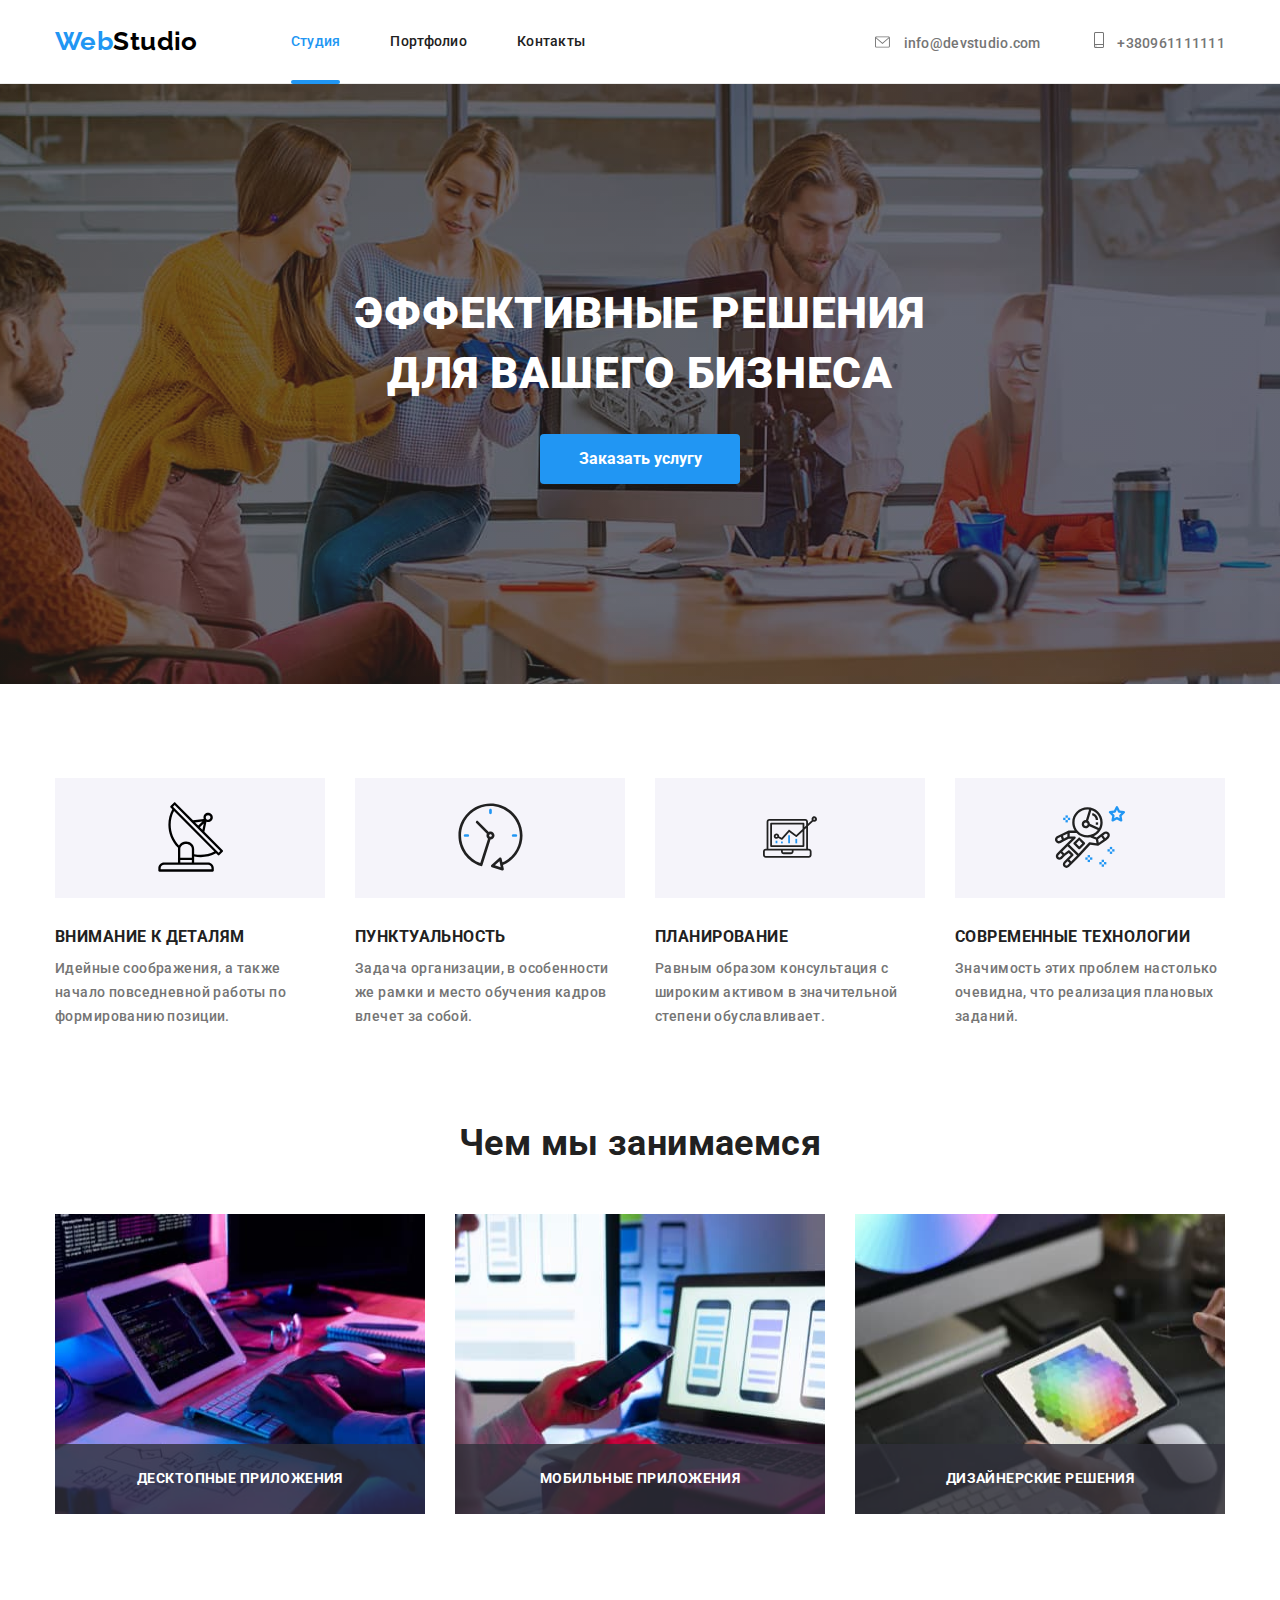
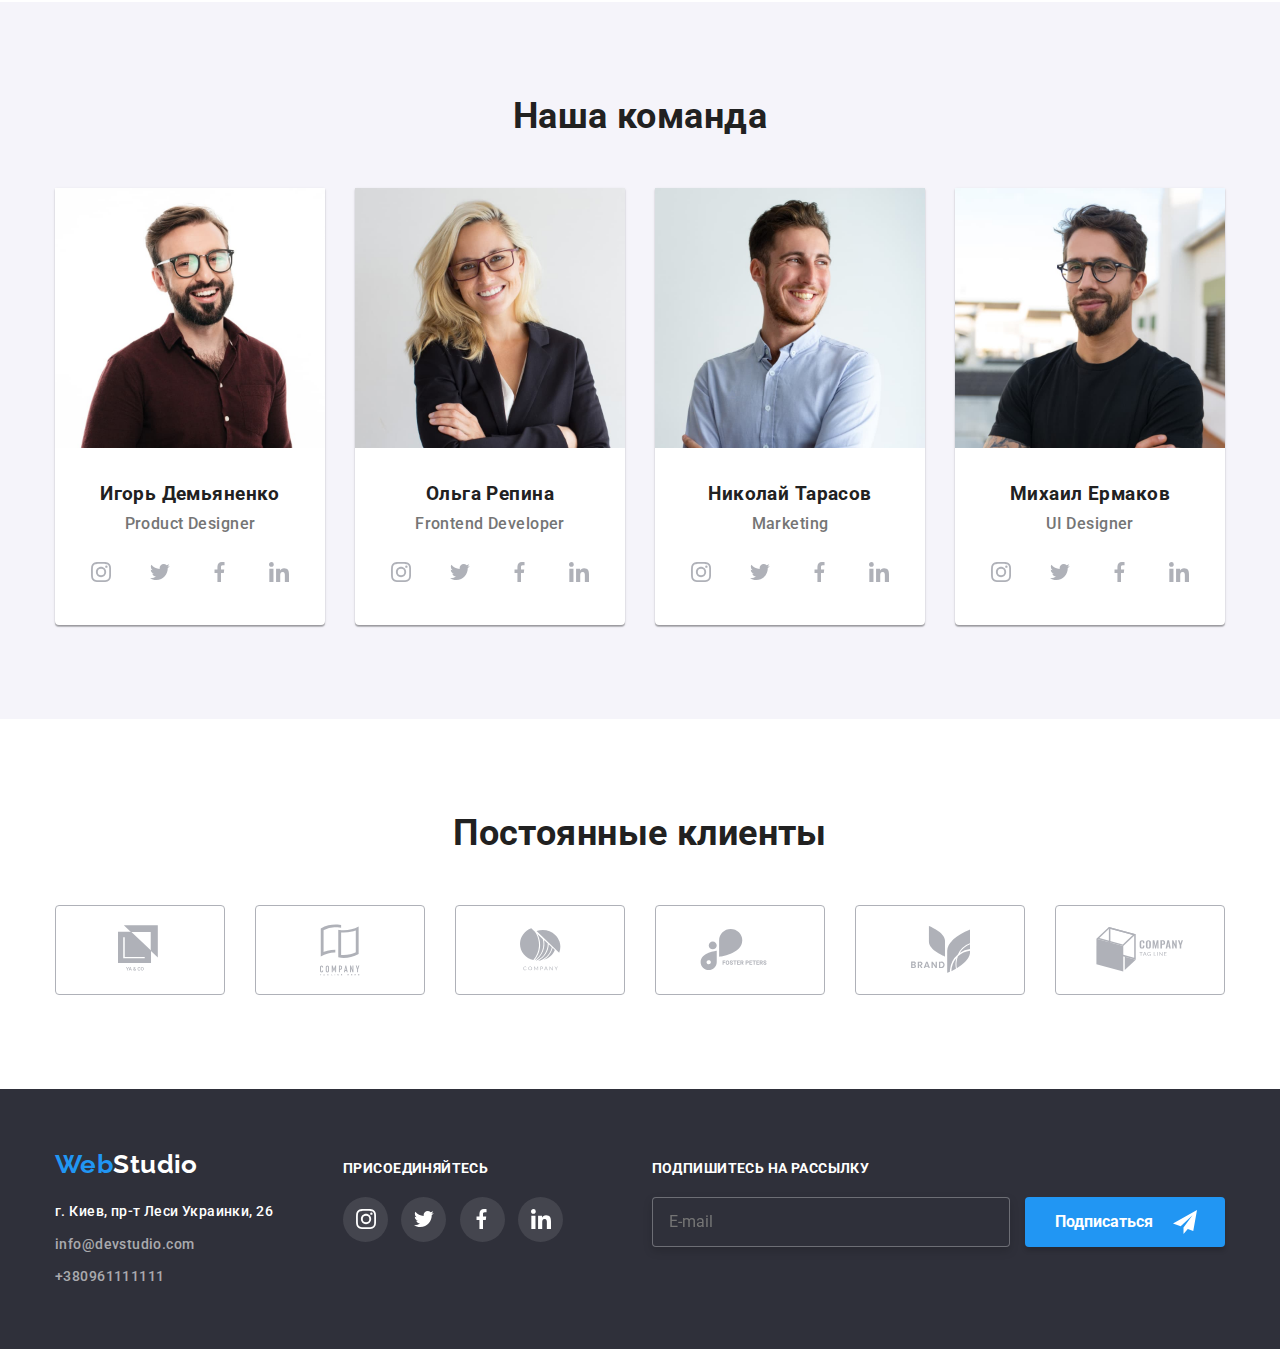
<file: index.html>
<!DOCTYPE html>
<html lang="ru">
  <head>
    <meta charset="UTF-8" />
    <meta name="viewport" content="width=device-width, initial-scale=1.0" />
    <title>Студия</title>
    <link rel="preconnect" href="https://fonts.gstatic.com" />
    <link
      href="https://fonts.googleapis.com/css2?family=Raleway:wght@700&family=Roboto:wght@500;700;900&display=swap"
      rel="stylesheet"
    />
    <link rel="stylesheet" type="text/css" href="css/normalize.css" />
    <link rel="stylesheet" type="text/css" href="css/styles.css" />
    <link rel="preconnect" href="https://fonts.gstatic.com" />
  </head>
  <body>
    <!-- <div class="container"> -->
    <header>
      <div class="container header-container">
        <nav class="nav-conteiner">
          <!--Логотип-->
          <a
            href="./index.html"
            aria-label="Ведет на гравную страницу"
            lang="en"
            class="logo"
          >
            <span class="logo-web">Web</span>Studio
          </a>
          <!--Навигация-->
          <ul class="link-list">
            <li class="nav-link">
              <a
                href="./index.html"
                aria-label="Ссылка на страницу студии"
                class="nav current"
              >
                Студия
              </a>
            </li>

            <li class="nav-link">
              <a
                href="./portfolio.html"
                aria-label="Ссылка на страницу портфолио"
                class="nav"
              >
                Портфолио
              </a>
            </li>
            <li class="nav-link">
              <a href="#" aria-label="Ссылка на страницу контактов" class="nav">
                Контакты
              </a>
            </li>
          </ul>
        </nav>
        <address class="address-container">
          <ul>
            <li class="address-link">
              <a
                href="mailto:info@devstudio.com"
                class="address nav-link"
                aria-label="Написать на имейл"
              >
                <svg class="contact-icon" width="15px" height="12px">
                  <use href="./images/symbol-defs.svg#icon-mail"></use>
                </svg>
                info@devstudio.com</a
              >
            </li>
            <li class="address-link">
              <a
                href="tel:+380961111111"
                class="address nav-link"
                aria-label="Позвонить на мобильный"
              >
                <svg class="contact-icon" width="10px" height="16px">
                  <use href="./images/symbol-defs.svg#icon-smartphone"></use>
                </svg>
                +380961111111</a
              >
            </li>
          </ul>
        </address>
      </div>
    </header>
    <!--Герой-->
    <main>
      <section class="hero-box">
        <div class="hero-position">
          <h1 class="hero">
            Эффективные решения <br />
            для вашего бизнеса
          </h1>
          <button class="button" data-modal-open>Заказать услугу</button>
          <div class="backdrop is-hidden" data-modal>
            <div class="modal">
              <button class="modal-close" data-modal-close>
                <svg class="icon-close" width="11" height="11">
                  <use href="./images/symbol-defs.svg#icon-close"></use>
                </svg>
              </button>
              <form name="contact-form" autocomplete="on" class="contact-form">
                <h2>Оставьте свои данные, мы вам перезвоним</h2>
                <ul>
                  <li>
                    <div class="form-label">
                      <label for="user-name">
                        <span class="form-text">Имя</span>

                        <input
                          class="form-input"
                          type="text"
                          name="user-name"
                          id="user-name"
                        />
                        <svg class="form-icon" width="15" height="15">
                          <use
                            href="./images/symbol-defs.svg#icon-person"
                          ></use>
                        </svg>
                      </label>
                    </div>
                  </li>

                  <li>
                    <div class="form-label">
                      <label for="phone_number">
                        <span class="form-text">Телефон</span>

                        <input
                          class="form-input"
                          type="tel"
                          name="phone_number"
                          id="phone_number"
                        />
                        <svg class="form-icon" width="15" height="15">
                          <use
                            href="./images/symbol-defs.svg#icon-telefone"
                          ></use>
                        </svg>
                      </label>
                    </div>
                  </li>
                  <li>
                    <div class="form-label">
                      <label for="email">
                        <span class="form-text">Почта</span>

                        <input
                          class="form-input"
                          type="email"
                          name="email"
                          id="email"
                        />
                        <svg class="form-icon" width="15" height="15">
                          <use href="./images/symbol-defs.svg#icon-email"></use>
                        </svg>
                      </label>
                    </div>
                  </li>

                  <li>
                    <label for="feedback" class="feedback">
                      <span class="form-text">Комментарий</span>
                      <textarea
                        class="form-input"
                        name="feedback"
                        id="feedback"
                        cols="30"
                        rows="10"
                        placeholder="Введите текст"
                      ></textarea>
                    </label>
                  </li>
                </ul>
                <label for="agreement" class="agreement">
                  <input
                    class="agreement-check visually-hidden"
                    type="checkbox"
                    name="agreement"
                    id="agreement"
                  />
                  <svg class="icon-not-check" width="15" height="15">
                    <use href="./images/symbol-defs.svg#icon-not-check"></use>
                  </svg>
                  <svg class="icon-check" width="15" height="15">
                    <use href="./images/symbol-defs.svg#icon-check"></use>
                  </svg>
                  <span class="agreement-text">
                    Соглашаюсь с рассылкой и принимаю
                    <a href="#"> Условия договора</a>
                  </span>
                </label>
                <button type="submit" class="submit-form">Отправить</button>
              </form>
            </div>
          </div>
        </div>
      </section>
      <!--О компании-->
      <section class="section-company">
        <div class="container">
          <!--Скроется-->
          <h2 class="visually-hidden">Преимущества компании</h2>
          <ul class="company-list">
            <li class="block-company">
              <button class="icon-box">
                <svg class="company-icon" width="65px" height="70px">
                  <use href="./images/symbol-defs.svg#icon-sputnik"></use>
                </svg>
              </button>
              <h3 class="advantage-title">Внимание к деталям</h3>
              <p class="advantage-text">
                Идейные соображения, а также начало повседневной работы по
                формированию позиции.
              </p>
            </li>
            <li class="block-company">
              <button class="icon-box">
                <svg class="company-icon" width="67px" height="70px">
                  <use href="./images/symbol-defs.svg#icon-clock"></use>
                </svg>
              </button>
              <h3 class="advantage-title">Пунктуальность</h3>
              <p class="advantage-text">
                Задача организации, в особенности же рамки и место обучения
                кадров влечет за собой.
              </p>
            </li>
            <li class="block-company">
              <button class="icon-box">
                <svg class="company-icon" width="70px" height="54px">
                  <use href="./images/symbol-defs.svg#icon-diagram"></use>
                </svg>
              </button>
              <h3 class="advantage-title">Планирование</h3>
              <p class="advantage-text">
                Равным образом консультация с широким активом в значительной
                степени обуславливает.
              </p>
            </li>
            <li class="block-company">
              <button class="icon-box">
                <svg class="company-icon" width="70px" height="70px">
                  <use href="./images/symbol-defs.svg#icon-astronaut"></use>
                </svg>
              </button>
              <h3 class="advantage-title">Современные технологии</h3>
              <p class="advantage-text">
                Значимость этих проблем настолько очевидна, что реализация
                плановых заданий.
              </p>
            </li>
          </ul>
        </div>
      </section>
      <!--Блок услуги-->
      <section class="service-box">
        <div class="container">
          <h2 class="post-headings">Чем мы занимаемся</h2>
          <ul class="section-service">
            <li class="service-list">
              <a
                href="#"
                aria-label="Открывает страницу с описанием услуг"
                class="service-link"
              >
                <img
                  width="370"
                  height="300"
                  src="./images/img1.jpg"
                  alt="Человек програмирует"
                />
                <div class="service-modal">Десктопные приложения</div>
              </a>
            </li>
            <li class="service-list">
              <a
                href="#"
                aria-label="Открывает страницу с описанием услуг"
                class="service-link"
              >
                <img
                  width="370"
                  height="300"
                  src="./images/img2.jpg"
                  alt="Человек делает макет дизайна"
                />
                <div class="service-modal">Мобильные приложения</div>
              </a>
            </li>
            <li class="service-list">
              <a
                href="#"
                aria-label="Открывает страницу с описанием услуг"
                class="service-link"
              >
                <img
                  width="370"
                  height="300"
                  src="./images/img3.jpg"
                  alt="Человек выбирает цвет"
                />
                <div class="service-modal">Дизайнерские решения</div>
              </a>
            </li>
          </ul>
        </div>
      </section>
      <!--Команда-->
      <section class="command-section">
        <div class="container">
          <h2>Наша команда</h2>
          <ul class="command-box">
            <li class="command-people">
              <img
                width="270"
                height="260"
                src="./images/human1.jpg"
                alt="Мужчина в бордовой рубашке"
              />
              <h3 class="command-name">Игорь Демьяненко</h3>
              <p class="command-position" lang="en">Product Designer</p>
              <ul class="social-box">
                <li class="social">
                  <a href="https://www.instagram.com/" class="social-link">
                    <svg class="link-icon">
                      <use href="./images/symbol-defs.svg#icon-instagram"></use>
                    </svg>
                  </a>
                </li>
                <li class="social">
                  <a href="https://twitter.com/?lang=uk" class="social-link">
                    <svg class="link-icon">
                      <use href="./images/symbol-defs.svg#icon-twitter"></use>
                    </svg>
                  </a>
                </li>
                <li class="social">
                  <a href="https://www.facebook.com/" class="social-link">
                    <svg class="link-icon">
                      <use href="./images/symbol-defs.svg#icon-facebook"></use>
                    </svg>
                  </a>
                </li>
                <li class="social">
                  <a href="https://www.linkedin.com/" class="social-link">
                    <svg class="link-icon">
                      <use href="./images/symbol-defs.svg#icon-linkedin"></use>
                    </svg>
                  </a>
                </li>
              </ul>
            </li>
            <li class="command-people">
              <img
                width="270"
                height="260"
                src="./images/human2.jpg"
                alt="Женщина в черном пиджаке"
              />
              <h3 class="command-name">Ольга Репина</h3>
              <p class="command-position" lang="en">Frontend Developer</p>
              <ul class="social-box">
                <li class="social">
                  <a href="https://www.instagram.com/" class="social-link">
                    <svg class="link-icon">
                      <use href="./images/symbol-defs.svg#icon-instagram"></use>
                    </svg>
                  </a>
                </li>
                <li class="social">
                  <a href="https://twitter.com/?lang=uk" class="social-link">
                    <svg class="link-icon">
                      <use href="./images/symbol-defs.svg#icon-twitter"></use>
                    </svg>
                  </a>
                </li>
                <li class="social">
                  <a href="https://www.facebook.com/" class="social-link">
                    <svg class="link-icon">
                      <use href="./images/symbol-defs.svg#icon-facebook"></use>
                    </svg>
                  </a>
                </li>
                <li class="social">
                  <a href="https://www.linkedin.com/" class="social-link">
                    <svg class="link-icon">
                      <use href="./images/symbol-defs.svg#icon-linkedin"></use>
                    </svg>
                  </a>
                </li>
              </ul>
            </li>
            <li class="command-people">
              <img
                width="270"
                height="260"
                src="./images/human3.jpg"
                alt="Мужчина в белой рубашке"
              />
              <h3 class="command-name">Николай Тарасов</h3>
              <p class="command-position" lang="en">Marketing</p>
              <ul class="social-box">
                <li class="social">
                  <a href="https://www.instagram.com/" class="social-link">
                    <svg class="link-icon">
                      <use href="./images/symbol-defs.svg#icon-instagram"></use>
                    </svg>
                  </a>
                </li>
                <li class="social">
                  <a href="https://twitter.com/?lang=uk" class="social-link">
                    <svg class="link-icon">
                      <use href="./images/symbol-defs.svg#icon-twitter"></use>
                    </svg>
                  </a>
                </li>
                <li class="social">
                  <a href="https://www.facebook.com/" class="social-link">
                    <svg class="link-icon">
                      <use href="./images/symbol-defs.svg#icon-facebook"></use>
                    </svg>
                  </a>
                </li>
                <li class="social">
                  <a href="https://www.linkedin.com/" class="social-link">
                    <svg class="link-icon">
                      <use href="./images/symbol-defs.svg#icon-linkedin"></use>
                    </svg>
                  </a>
                </li>
              </ul>
            </li>
            <li class="command-people">
              <img
                width="270"
                height="260"
                src="./images/human4.jpg"
                alt="Мужчина в черной футболке"
              />
              <h3 class="command-name">Михаил Ермаков</h3>
              <p class="command-position" lang="en">UI Designer</p>
              <ul class="social-box">
                <li class="social">
                  <a href="https://www.instagram.com/" class="social-link">
                    <svg class="link-icon">
                      <use href="./images/symbol-defs.svg#icon-instagram"></use>
                    </svg>
                  </a>
                </li>
                <li class="social">
                  <a href="https://twitter.com/?lang=uk" class="social-link">
                    <svg class="link-icon">
                      <use href="./images/symbol-defs.svg#icon-twitter"></use>
                    </svg>
                  </a>
                </li>
                <li class="social">
                  <a href="https://www.facebook.com/" class="social-link">
                    <svg class="link-icon">
                      <use href="./images/symbol-defs.svg#icon-facebook"></use>
                    </svg>
                  </a>
                </li>
                <li class="social">
                  <a href="https://www.linkedin.com/" class="social-link">
                    <svg class="link-icon">
                      <use href="./images/symbol-defs.svg#icon-linkedin"></use>
                    </svg>
                  </a>
                </li>
              </ul>
            </li>
          </ul>
        </div>
      </section>
      <!-- Логотипы компаний -->
      <section class="client">
        <h2>Постоянные клиенты</h2>
        <ul class="client-box">
          <li class="client-icon">
            <a href="" class="client-link">
              <svg class="logo-icon" width="44px" height="49px">
                <use href="./images/symbol-defs.svg#icon-logo-1"></use>
              </svg>
            </a>
          </li>
          <li class="client-icon">
            <a href="" class="client-link">
              <svg class="logo-icon" width="40px" height="52px">
                <use href="./images/symbol-defs.svg#icon-logo-2"></use>
              </svg>
            </a>
          </li>
          <li class="client-icon">
            <a href="" class="client-link">
              <svg class="logo-icon" width="41px" height="43px">
                <use href="./images/symbol-defs.svg#icon-logo-3"></use>
              </svg>
            </a>
          </li>
          <li class="client-icon">
            <a href="" class="client-link">
              <svg class="logo-icon" width="80px" height="42px">
                <use href="./images/symbol-defs.svg#icon-logo-4"></use>
              </svg>
            </a>
          </li>
          <li class="client-icon">
            <a href="" class="client-link">
              <svg class="logo-icon" width="59px" height="47px">
                <use href="./images/symbol-defs.svg#icon-logo-5"></use>
              </svg>
            </a>
          </li>
          <li class="client-icon">
            <a href="" class="client-link">
              <svg class="logo-icon" width="88px" height="45px">
                <use href="./images/symbol-defs.svg#icon-logo-6"></use>
              </svg>
            </a>
          </li>
        </ul>
      </section>
    </main>
    <!--Подвал-->
    <footer class="footer">
      <div class="container footer-container">
        <div class="footer-box">
          <!--Логотип-->
          <a
            href="./index.html"
            aria-label="Ведет на гравную страницу"
            lang="en"
            class="logo"
          >
            <span class="logo-web">Web</span>Studio
          </a>
          <address>
            <ul>
              <li class="footer-address">г. Киев, пр-т Леси Украинки, 26</li>
              <li>
                <a
                  href="mailto:info@devstudio.com"
                  aria-label="Написать на имейл"
                  class="footer-contacts mail"
                >
                  info@devstudio.com</a
                >
              </li>
              <li>
                <a
                  href="tel:+380961111111"
                  aria-label="Позвонить на мобильный"
                  class="footer-contacts"
                >
                  +380961111111</a
                >
              </li>
            </ul>
          </address>
        </div>
        <div class="footer-social">
          <h2>присоединяйтесь</h2>
          <ul>
            <li class="social">
              <a href="https://www.instagram.com/" class="social-link">
                <svg class="link-icon">
                  <use href="./images/symbol-defs.svg#icon-instagram"></use>
                </svg>
              </a>
            </li>
            <li class="social">
              <a href="https://twitter.com/?lang=uk" class="social-link">
                <svg class="link-icon">
                  <use href="./images/symbol-defs.svg#icon-twitter"></use>
                </svg>
              </a>
            </li>
            <li class="social">
              <a href="https://www.facebook.com/" class="social-link">
                <svg class="link-icon">
                  <use href="./images/symbol-defs.svg#icon-facebook"></use>
                </svg>
              </a>
            </li>
            <li class="social">
              <a href="https://www.linkedin.com/" class="social-link">
                <svg class="link-icon">
                  <use href="./images/symbol-defs.svg#icon-linkedin"></use>
                </svg>
              </a>
            </li>
          </ul>
        </div>
        <form name="mail-form" class="mail-form" autocomplete="on">
          <h2>Подпишитесь на рассылку</h2>
          <label class="mail-label">
            <input
              type="email"
              name="email"
              placeholder="E-mail"
              class="mail-input"
            />
          </label>
          <button type="submit" class="mail-send">
            Подписаться
            <svg class="mail-icon">
              <use href="./images/symbol-defs.svg#icon-send"></use>
            </svg>
          </button>
        </form>
      </div>
    </footer>
    <script src="./js/modal.js"></script>
  </body>
</html>
</file>
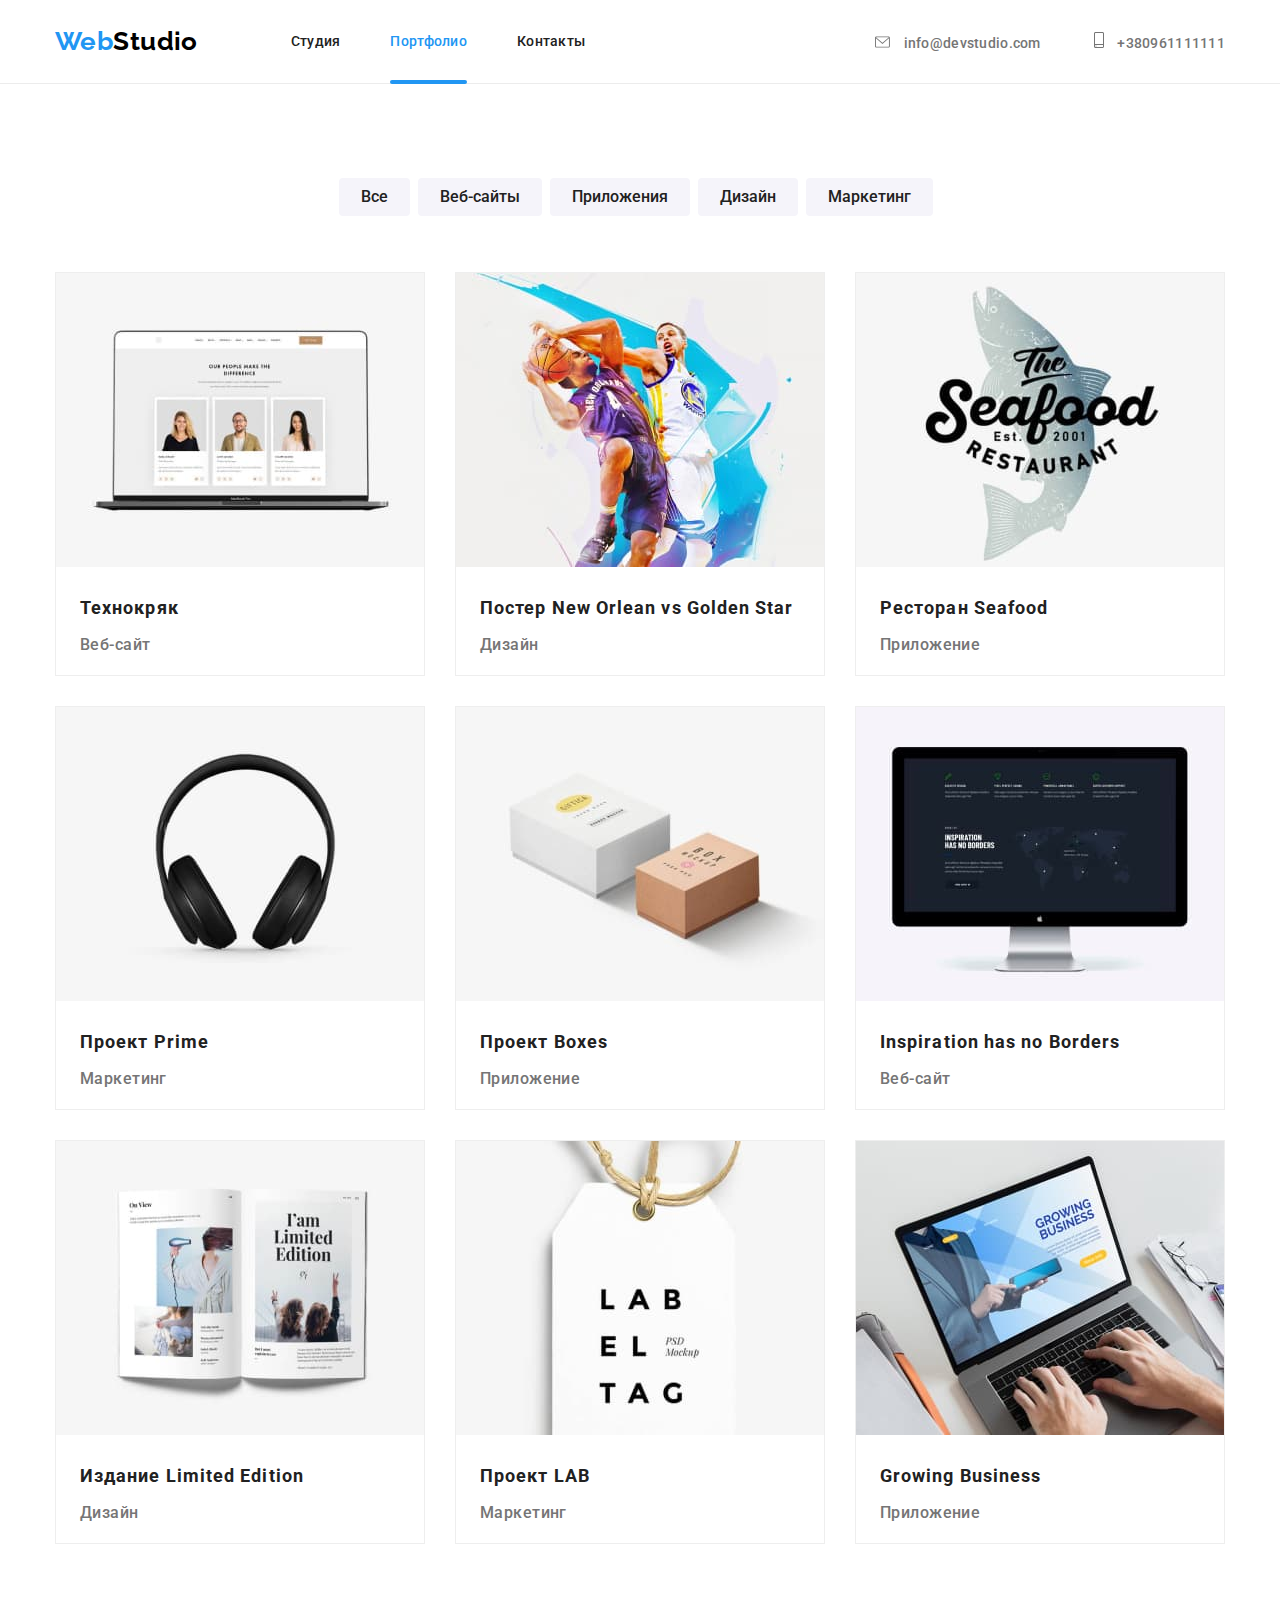
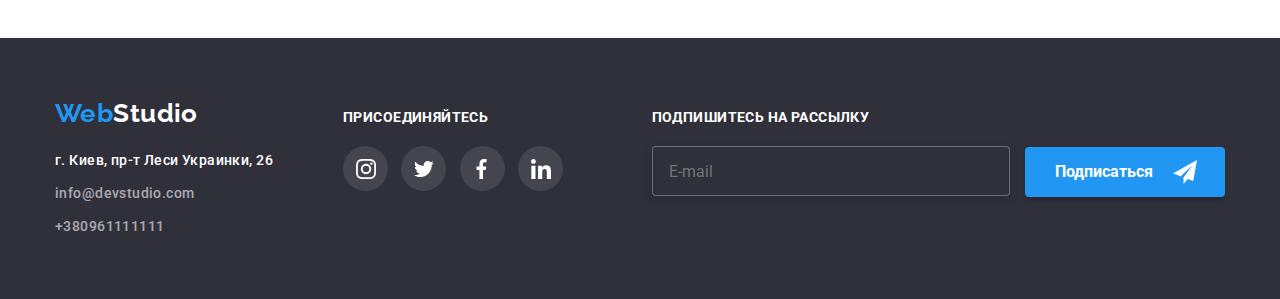
<file: portfolio.html>
<!DOCTYPE html>
<html lang="ru">
  <head>
    <meta charset="UTF-8" />
    <meta name="viewport" content="width=device-width, initial-scale=1.0" />
    <title>Портфолио</title>
    <link rel="preconnect" href="https://fonts.gstatic.com" />
    <link
      href="https://fonts.googleapis.com/css2?family=Raleway:wght@700&family=Roboto:wght@500;700;900&display=swap"
      rel="stylesheet"
    />
    <link rel="stylesheet" type="text/css" href="css/normalize.css" />
    <link rel="stylesheet" type="text/css" href="css/styles.css" />
    <link rel="preconnect" href="https://fonts.gstatic.com" />
  </head>
  <body>
    <header>
      <div class="container header-container">
        <nav class="nav-conteiner">
          <!--Логотип-->
          <a
            href="./index.html"
            aria-label="Ведет на гравную страницу"
            lang="en"
            class="logo"
          >
            <span class="logo-web">Web</span>Studio
          </a>
          <!--Навигация-->
          <ul class="link-list">
            <li class="nav-link cursor">
              <a
                href="./index.html"
                aria-label="Ссылка на страницу студии"
                class="nav"
              >
                Студия
              </a>
            </li>
            <li class="nav-link cursor">
              <a
                href="./portfolio.html"
                aria-label="Ссылка на страницу портфолио"
                class="nav current"
              >
                Портфолио
              </a>
            </li>
            <li class="nav-link cursor">
              <a href="#" aria-label="Ссылка на страницу контактов" class="nav">
                Контакты
              </a>
            </li>
          </ul>
        </nav>
        <address class="address-container">
          <ul>
            <li class="address-link">
              <a
                href="mailto:info@devstudio.com"
                aria-label="Написать на имейл"
                class="address nav-link"
              >
                <svg class="contact-icon" width="15px" height="12px">
                  <use href="./images/symbol-defs.svg#icon-mail"></use>
                </svg>
                info@devstudio.com</a
              >
            </li>
            <li class="address-link">
              <a
                href="tel:+380961111111"
                aria-label="Позвонить на мобильный"
                class="address nav-link"
              >
                <svg class="contact-icon" width="10px" height="16px">
                  <use href="./images/symbol-defs.svg#icon-smartphone"></use>
                </svg>
                +380961111111</a
              >
            </li>
          </ul>
        </address>
      </div>
    </header>
    <main>
      <section class="section-product">
        <div class="container">
          <h1 class="visually-hidden">Портфолио</h1>
          <!--Кнопки фильтра-->
          <ul class="button-filter">
            <li>
              <button type="button" class="filter cursor">Все</button>
            </li>
            <li>
              <button type="button" class="filter cursor">Веб-сайты</button>
            </li>
            <li>
              <button type="button" class="filter cursor">Приложения</button>
            </li>
            <li>
              <button type="button" class="filter cursor">Дизайн</button>
            </li>
            <li>
              <button type="button" class="filter cursor">Маркетинг</button>
            </li>
          </ul>
          <!--Портфолио проектов-->
          <ul class="portfolio-box">
            <li class="portfolio-product">
              <a href="#" class="product">
                <div class="overley-box">
                  <img
                    src="./images/img-tehnocr.jpg"
                    width="370"
                    height="294"
                    alt="Ноутбук"
                  />
                  <div class="product-overley">
                    Технокряк это современная площадка распространения
                    коронавируса. Компании используют эту платформу для
                    цифрового шпионажа и атак на защищённые сервера конкурентов.
                  </div>
                </div>
                <div class="product-box">
                  <h3 class="product-title">Технокряк</h3>
                  <p class="product-text">Веб-сайт</p>
                </div>
              </a>
            </li>
            <li class="portfolio-product">
              <a href="#" class="product">
                <div class="overley-box">
                  <img
                    src="./images/img-poster.jpg"
                    width="370"
                    height="294"
                    alt="Баскетболисты с мячом"
                  />
                  <div class="product-overley">
                    Технокряк это современная площадка распространения
                    коронавируса. Компании используют эту платформу для
                    цифрового шпионажа и атак на защищённые сервера конкурентов.
                  </div>
                </div>
                <div class="product-box">
                  <h3 class="product-title">
                    Постер <span lang="en">New Orlean vs Golden Star</span>
                  </h3>
                  <p class="product-text">Дизайн</p>
                </div>
              </a>
            </li>
            <li class="portfolio-product">
              <a href="#" class="product">
                <div class="overley-box">
                  <img
                    src="./images/img-restor.jpg"
                    width="370"
                    height="294"
                    alt="Приложение для ресторана"
                  />
                  <div class="product-overley">
                    Технокряк это современная площадка распространения
                    коронавируса. Компании используют эту платформу для
                    цифрового шпионажа и атак на защищённые сервера конкурентов.
                  </div>
                </div>
                <div class="product-box">
                  <h3 class="product-title">
                    Ресторан <span lang="en">Seafood</span>
                  </h3>
                  <p class="product-text">Приложение</p>
                </div>
              </a>
            </li>
            <li class="portfolio-product">
              <a href="#" class="product">
                <div class="overley-box">
                  <img
                    src="./images/img-prime.jpg"
                    width="370"
                    height="294"
                    alt="Студийные наушники"
                  />
                  <div class="product-overley">
                    Технокряк это современная площадка распространения
                    коронавируса. Компании используют эту платформу для
                    цифрового шпионажа и атак на защищённые сервера конкурентов.
                  </div>
                </div>
                <div class="product-box">
                  <h3 class="product-title">
                    Проект <span lang="en">Prime</span>
                  </h3>
                  <p class="product-text">Маркетинг</p>
                </div>
              </a>
            </li>
            <li class="portfolio-product">
              <a href="#" class="product">
                <div class="overley-box">
                  <img
                    src="./images/img-box.jpg"
                    width="370"
                    height="294"
                    alt="Две коробки"
                  />
                  <div class="product-overley">
                    Технокряк это современная площадка распространения
                    коронавируса. Компании используют эту платформу для
                    цифрового шпионажа и атак на защищённые сервера конкурентов.
                  </div>
                </div>
                <div class="product-box">
                  <h3 class="product-title">
                    Проект <span lang="en">Boxes</span>
                  </h3>
                  <p class="product-text">Приложение</p>
                </div>
              </a>
            </li>
            <li class="portfolio-product">
              <a href="#" class="product">
                <div class="overley-box">
                  <img
                    src="./images/img-border.jpg"
                    width="370"
                    height="294"
                    alt="Монитор компьютера"
                  />
                  <div class="product-overley">
                    Технокряк это современная площадка распространения
                    коронавируса. Компании используют эту платформу для
                    цифрового шпионажа и атак на защищённые сервера конкурентов.
                  </div>
                </div>
                <div class="product-box">
                  <h3 class="product-title" lang="en">
                    Inspiration has no Borders
                  </h3>
                  <p class="product-text">Веб-сайт</p>
                </div>
              </a>
            </li>
            <li class="portfolio-product">
              <a href="#" class="product">
                <div class="overley-box">
                  <img
                    src="./images/img-edition.jpg"
                    width="370"
                    height="294"
                    alt="Разворот книги"
                  />
                  <div class="product-overley">
                    Технокряк это современная площадка распространения
                    коронавируса. Компании используют эту платформу для
                    цифрового шпионажа и атак на защищённые сервера конкурентов.
                  </div>
                </div>
                <div class="product-box">
                  <h3 class="product-title">
                    Издание <span lang="en">Limited Edition</span>
                  </h3>
                  <p class="product-text">Дизайн</p>
                </div>
              </a>
            </li>
            <li class="portfolio-product">
              <a href="#" class="product">
                <div class="overley-box">
                  <img
                    src="./images/img-lab.jpg"
                    width="370"
                    height="294"
                    alt="Бумажная этикетка"
                  />
                  <div class="product-overley">
                    Технокряк это современная площадка распространения
                    коронавируса. Компании используют эту платформу для
                    цифрового шпионажа и атак на защищённые сервера конкурентов.
                  </div>
                </div>
                <div class="product-box">
                  <h3 class="product-title">
                    Проект <span lang="en">LAB</span>
                  </h3>
                  <p class="product-text">Маркетинг</p>
                </div>
              </a>
            </li>
            <li class="portfolio-product">
              <a href="#" class="product">
                <div class="overley-box">
                  <img
                    src="./images/img-busines.jpg"
                    width="370"
                    height="294"
                    alt="Печатают на ноутбуке"
                  />
                  <div class="product-overley">
                    Технокряк это современная площадка распространения
                    коронавируса. Компании используют эту платформу для
                    цифрового шпионажа и атак на защищённые сервера конкурентов.
                  </div>
                </div>
                <div class="product-box">
                  <h3 class="product-title" lang="en">Growing Business</h3>
                  <p class="product-text">Приложение</p>
                </div>
              </a>
            </li>
          </ul>
        </div>
      </section>
    </main>
    <!--Подвал-->
    <footer class="footer">
      <div class="container footer-container">
        <div class="footer-box">
          <!--Логотип-->
          <a
            href="./index.html"
            aria-label="Ведет на гравную страницу"
            lang="en"
            class="logo"
          >
            <span class="logo-web">Web</span>Studio
          </a>
          <address>
            <ul>
              <li class="footer-address">г. Киев, пр-т Леси Украинки, 26</li>
              <li>
                <a
                  href="mailto:info@devstudio.com"
                  aria-label="Написать на имейл"
                  class="footer-contacts mail"
                >
                  info@devstudio.com</a
                >
              </li>
              <li>
                <a
                  href="tel:+380961111111"
                  aria-label="Позвонить на мобильный"
                  class="footer-contacts"
                >
                  +380961111111</a
                >
              </li>
            </ul>
          </address>
        </div>
        <div class="footer-social">
          <h2>присоединяйтесь</h2>
          <ul>
            <li class="social">
              <a href="https://www.instagram.com/" class="social-link">
                <svg class="link-icon">
                  <use href="./images/symbol-defs.svg#icon-instagram"></use>
                </svg>
              </a>
            </li>
            <li class="social">
              <a href="https://twitter.com/?lang=uk" class="social-link">
                <svg class="link-icon">
                  <use href="./images/symbol-defs.svg#icon-twitter"></use>
                </svg>
              </a>
            </li>
            <li class="social">
              <a href="https://www.facebook.com/" class="social-link">
                <svg class="link-icon">
                  <use href="./images/symbol-defs.svg#icon-facebook"></use>
                </svg>
              </a>
            </li>
            <li class="social">
              <a href="https://www.linkedin.com/" class="social-link">
                <svg class="link-icon">
                  <use href="./images/symbol-defs.svg#icon-linkedin"></use>
                </svg>
              </a>
            </li>
          </ul>
        </div>
        <form name="mail-form" class="mail-form" autocomplete="on">
          <h2>Подпишитесь на рассылку</h2>
          <label class="mail-label">
            <input
              type="email"
              name="email"
              placeholder="E-mail"
              class="mail-input"
            />
          </label>
          <button type="submit" class="mail-send">
            Подписаться
            <svg class="mail-icon">
              <use href="./images/symbol-defs.svg#icon-send"></use>
            </svg>
          </button>
        </form>
      </div>
    </footer>
  </body>
</html>
</file>
<file: css/styles.css>
* {
  box-sizing: border-box;
}

body {
  margin: 0 auto;
  padding: 0;

  font-family: "Roboto", sans-serif;
  font-weight: 500;
  font-size: 14px;
  letter-spacing: 0.03em;
}

:root {
  --main-color: #ffffff;
  --main-background-color: #e5e5e5;
  --darck-background-color: #2f303a;
  --command-background-color: #f5f4fa;
  --heading-color: #212121;
  --main-text-color: #757575;
  --accent-color: #2196f3;
  --duration: 250ms;
  --timing-function: cubic-bezier(0.4, 0, 0.2, 1);
}

/* Сбрасывает отступы */
h1,
h2,
h3,
h4,
p,
ul {
  margin: 0;
  padding: 0;
}

a {
  font-family: inherit;
  text-decoration: none;
  font-style: normal;
}

address {
  font-family: inherit;
  font-style: normal;
}

li {
  list-style: none;
}

/* Скрытые заголовки */

.visually-hidden {
  position: absolute;
  clip: rect(0 0 0 0);
  width: 1px;
  height: 1px;
  margin: -1px;
}

/* Подзаголовки */

h2 {
  font-weight: 700;
  font-size: 36px;
  line-height: 1.16;
  text-align: center;
  color: var(--heading-color);
}

/* Общий контейнер */

.container {
  width: 1200px;
  margin-left: auto;
  margin-right: auto;
  padding: 0 15px;
}

/* Списки в строку */

header > li {
  display: inline;
}

/* контейнер верхней панели */

header {
  border-bottom: 1px solid #ececec;
}

.header-container {
  display: flex;
  align-items: center;
}

.nav-conteiner {
  display: flex;
}

/* логотип */
.nav-conteiner .logo {
  display: block;
  padding: 25px 0px;
}

.logo {
  margin-top: 0px;
  margin-right: 93px;
  margin-bottom: 0px;
  font-family: Raleway, sans-serif;
  color: #000000;
  font-weight: 700;
  font-size: 26px;
  line-height: 1.19;
}

.logo-web {
  color: var(--accent-color);
}

/*Навигация */

.nav {
  position: relative;
  display: block;
  padding: 32px 0px;

  color: var(--heading-color);

  line-height: 1.14;
  letter-spacing: 0.02em;
  transition-duration: var(--duration);
  transition-timing-function: var(--timing-function);
}

.nav::after {
  content: "";
  position: absolute;
  left: 0;
  bottom: -2px;

  width: 100%;
  height: 4px;
  background: var(--accent-color);
  border-radius: 2px;
  opacity: 0;
  transition-duration: var(--duration);
  transition-timing-function: var(--timing-function);
}

.nav:hover,
.nav:focus,
.current {
  color: var(--accent-color);
}

.current::after {
  opacity: 1;
}

.nav:hover::after,
.nav:focus::after {
  opacity: 1;
}

.link-list {
  display: flex;
  padding: 0;
  margin: 0;
  align-items: center;
}

.nav-link {
  display: inline-flex;
}

.nav-link:not(:last-child) {
  margin-right: 50px;
}

/* Адрес в навигации */

.address-container {
  display: flex;
  margin-left: auto;
  margin-right: 0;
}

.address-link {
  display: inline-flex;
  align-items: center;
}

.address-link:not(:last-child) {
  margin-right: 50px;
}

.contact-icon {
  fill: currentColor;
  margin-right: 10px;
}

.address:hover,
.address:focus {
  color: var(--accent-color);
  transition-duration: var(--duration);
  transition-timing-function: var(--timing-function);
}

.address {
  display: block;
  padding: 32px 0px;
  letter-spacing: 0.02em;
  color: var(--main-text-color);
}

/* Страница 1 - Index.html */

/* Герой */

.hero-box {
  overflow: hidden;
  background-image: linear-gradient(
      to right,
      rgba(58, 58, 47, 0.4),
      rgba(47, 48, 58, 0.4)
    ),
    url(../images/people.jpg);
  background-color: #c4c4c4;
  background-repeat: no-repeat;
  background-position: center;
  background-size: cover;

  display: block;
  max-width: 1600px;
  height: 600px;
  padding-top: 200px;
  margin-left: auto;
  margin-right: auto;

  color: var(--main-color);
  text-align: center;
  letter-spacing: 0.06em;
}

.hero {
  font-weight: 900;
  font-size: 44px;
  line-height: 1.36;
  text-transform: uppercase;
  margin-bottom: 30px;
}

.hero-box .button {
  background-color: var(--accent-color);
  font-weight: 700;
  font-size: 16px;
  line-height: 1.87;
  text-align: center;
  color: inherit;

  /* Стили кнопки */

  display: inline-block;
  position: inherit;
  width: 200px;
  height: 50px;
  border: none;
  border-radius: 4px;
  padding: 10px;
  cursor: pointer;
}

.backdrop {
  position: fixed;
  z-index: 1;
  /* display: block; */
  top: 0;
  left: 0;
  width: 100%;
  height: 100%;

  opacity: 1;
  background: rgba(0, 0, 0, 0.2);

  transform: scale(1);
  transition-duration: var(--duration);
  transition-timing-function: var(--timing-function);
}

.backdrop.is-hidden {
  visibility: hidden;
  opacity: 0;
  pointer-events: none;
}

.modal {
  position: fixed;
  width: 528px;
  height: 580px;
  top: 50%;
  left: 50%;
  transform: translate(-50%, -50%);

  padding: 40px;

  background-color: #ffffff;
  box-shadow: 0px 1px 3px rgba(0, 0, 0, 0.12), 0px 1px 1px rgba(0, 0, 0, 0.14),
    0px 2px 1px rgba(0, 0, 0, 0.2);
  border-radius: 4px;
}

.modal-close {
  position: absolute;
  top: 8px;
  right: 8px;
  display: block;
  width: 30px;
  height: 30px;

  background: #ffffff;
  border: 1px solid rgba(0, 0, 0, 0.1);
  border-radius: 50%;
  box-sizing: border-box;
  cursor: pointer;
}

.modal-close .icon-close {
  fill: #000000;
}

.modal-close:hover > .icon-close,
.modal-close:focus > .icon-close {
  fill: var(--accent-color);
}
/* Форма заполнения */

.form-input {
  position: relative;
  width: 450px;
  height: 40px;

  padding-left: 42px;

  border: 1px solid rgba(33, 33, 33, 0.2);
  box-sizing: border-box;
  border-radius: 4px;
}

.feedback {
  display: block;
  margin-bottom: 20px;
}

textarea.form-input {
  height: 120px;
  resize: none;
  padding: 12px 16px;
}

.form-input::placeholder {
  font-size: 12px;
  line-height: 14px;
  letter-spacing: 0.01em;

  color: rgba(117, 117, 117, 0.5);
}

.contact-form input:focus,
.contact-form textarea:focus {
  outline: none;
  border-color: var(--accent-color);
}

.form-input:focus ~ .form-icon {
  fill: var(--accent-color);
}

.contact-form h2 {
  margin-bottom: 12px;
  font-size: 20px;
  line-height: 23px;
  text-align: center;
  letter-spacing: 0.03em;

  color: #212121;
}

.form-text {
  display: block;
  margin-bottom: 4px;
  font-size: 12px;
  line-height: 1.17;
  letter-spacing: 0.01em;
  color: #757575;
  text-align: left;
}

.agreement {
  position: relative;
  display: block;
  margin-bottom: 30px;
}

.agreement-check {
  display: block;
  width: 15px;
  height: 15px;
}

.agreement-text {
  font-size: 14px;
  line-height: 1.71;
  letter-spacing: 0.03em;
  color: #757575;
}

.agreement-text a {
  text-decoration: underline;
  color: var(--accent-color);
}

.submit-form {
  width: 200px;
  height: 50px;
  background: var(--accent-color);
  box-shadow: 0px 4px 4px rgba(0, 0, 0, 0.15);
  border: none;
  border-radius: 4px;
  cursor: pointer;

  font-size: 16px;
  line-height: 1.87;
  text-align: center;
  letter-spacing: 0.06em;
  color: #ffffff;
}

.submit-form:hover,
.submit-form:focus {
  background: #188ce8;
}

.form-label {
  position: relative;
  margin-bottom: 10px;
}

.form-icon {
  position: absolute;
  bottom: 14px;
  left: 14px;
  /* transform: translateY(50%); */
}

.icon-not-check,
.agreement-check:checked ~ .icon-check {
  position: absolute;
  top: 4px;
  left: 0;
  display: block;
}

.icon-check,
.agreement-check:checked ~ .icon-not-check {
  display: none;
}

/* Блок преимущества и услуги */

.section-company {
  padding-top: 94px;
  background-color: var(--main-color);
}

.icon-box {
  display: block;
  width: 270px;
  height: 120px;
  margin-bottom: 30px;
  background-color: #f5f4fa;
  border: 0;
}

.company-icon {
  background-position: center;
}

.service-box {
  padding-top: 94px;
  padding-bottom: 94px;
  background-color: var(--main-color);
}
.service-link {
  position: relative;
  display: block;
  width: 370px;
  height: 300px;
  padding: 0;
  margin: 0;
}

.service-modal {
  position: absolute;
  display: block;
  left: 0px;
  bottom: 0px;

  width: 100%;
  height: 70px;
  margin: 0;

  background: rgba(47, 48, 58, 0.8);
  font-weight: bold;

  line-height: 1.14;
  text-align: center;

  text-transform: uppercase;
  padding: 27px 0px;
  color: #ffffff;
}
/* О компании */

.advantage-title {
  font-weight: 700;
  line-height: 1.14;
  text-transform: uppercase;
  color: var(--heading-color);
  margin-bottom: 10px;
}

.advantage-text {
  line-height: 1.71;
  color: var(--main-text-color);
}

/* Позиционирование */

.company-list {
  display: flex;
  padding: 0;
  margin: 0;
}

.block-company {
  display: inline-block;
  width: 270px;
}

.block-company:not(:last-child) {
  margin-right: 30px;
}

/* Чем мы занимаемся */

.section-service {
  display: flex;
  margin-top: 50px;
}

.service-list {
  display: block;
  width: 370px;
  height: 294px;
}

.service-list:not(:last-child) {
  margin-right: 30px;
}

/* Команда */

.command-box {
  font-weight: 500;
  font-size: 16px;
  line-height: 1.18;
  display: flex;
  text-align: center;
  margin-top: 50px;
}

.command-name {
  color: var(--heading-color);
  display: inline-block;
  padding-top: 30px;
  padding-bottom: 10px;
}

.command-position {
  color: var(--main-text-color);
  margin-bottom: 16px;
}

.command-section {
  background-color: var(--command-background-color);
  padding-top: 94px;
  padding-bottom: 94px;
}

.command-people {
  display: block;
  width: 270px;
  background-color: var(--main-color);
  box-shadow: 0px 1px 3px rgba(0, 0, 0, 0.12), 0px 1px 1px rgba(0, 0, 0, 0.14),
    0px 2px 1px rgba(0, 0, 0, 0.2);
  border-radius: 0px 0px 4px 4px;
}

.command-people:not(:last-child) {
  margin-right: 30px;
}

.social {
  display: inline-block;
  border-radius: 50%;
  margin-bottom: 30px;
}

.social:not(:last-child) {
  margin-right: 10px;
}

.social-link {
  display: flex;
  align-items: center;
  justify-content: center;
  width: 45px;
  height: 45px;
  fill: #afb1b8;
  transition-property: background-color;
}

.social-link:hover,
.social-link:focus {
  background-color: var(--accent-color);
  border-radius: 50%;
  fill: var(--main-color);
  transition-duration: var(--duration);
  transition-timing-function: var(--timing-function);
}

.link-icon {
  width: 20px;
  height: 20px;
}

/* Логотипы компаний */

.client {
  display: block;
  padding-top: 94px;
  padding-bottom: 94px;
}

.client > h2 {
  padding-bottom: 50px;
}

.client-box {
  display: flex;
  justify-content: center;
}

.client-icon:not(:last-child) {
  margin-right: 30px;
}

.client-link {
  display: flex;
  align-items: center;
  justify-content: center;
  width: 170px;
  height: 90px;

  border: 1px solid #afb1b8;
  box-sizing: border-box;
  border-radius: 4px;
  fill: #afb1b8;
}

.client-link:hover,
.client-link:focus {
  border-radius: 4px;
  fill: var(--accent-color);
  border-color: var(--accent-color);
  transition-duration: var(--duration);
  transition-timing-function: var(--timing-function);
}

/* Подвал */

.footer {
  background-color: var(--darck-background-color);
  padding-top: 60px;
  padding-bottom: 60px;
}

.footer-container {
  display: flex;
  justify-content: flex-start;
}

.footer-box {
  display: inline-block;
  margin-right: 70px;
  line-height: 1.71;
  font-style: normal;
}

.footer-box .logo {
  color: var(--main-color);
  display: block;
  margin: 0;
  padding-bottom: 20px;
}

.footer-address {
  color: var(--main-color);
}

.footer-address:not(:last-child) {
  padding-bottom: 9px;
}

.footer-contacts {
  color: rgba(255, 255, 255, 0.6);
}

.footer-contacts.mail {
  display: block;
  padding-bottom: 9px;
}

.footer-social {
  display: inline-block;
  margin-top: 12px;
}

footer h2 {
  font-style: normal;
  font-weight: bold;
  font-size: 14px;
  line-height: 1.14;
  text-transform: uppercase;
  text-align: left;
  padding-bottom: 20px;
  color: #ffffff;
}

.footer-social .social-link {
  background: rgba(255, 255, 255, 0.1);
  border-radius: 50%;
  fill: var(--main-color);
}

.footer-social .social-link:hover,
.footer-social .social-link:focus-visible {
  background: var(--accent-color);
  transition-duration: var(--duration);
  transition-timing-function: var(--timing-function);
}

.mail-form {
  display: block;
  margin-top: 12px;
  margin-left: auto;
  margin-right: 0;
}

/* .mail-form > h2 {
  margin: 0;
} */

.mail-label {
  display: inline-block;
  width: 358px;
  height: 50px;
  margin-right: 12px;
}

.mail-input {
  display: inline-block;
  width: inherit;
  height: inherit;
  padding-left: 16px;

  border: 1px solid rgba(255, 255, 255, 0.3);
  box-sizing: border-box;
  filter: drop-shadow(0px 4px 4px rgba(0, 0, 0, 0.15));
  border-radius: 4px;
  background: var(--darck-background-color);
  font-size: 16px;
  line-height: 1.25;
  color: rgba(255, 255, 255, 0.6);
}

.mail-send {
  position: relative;
  display: inline-block;
  width: 200px;
  height: 50px;
  padding-left: 30px;

  background: var(--accent-color);
  box-shadow: 0px 4px 4px rgba(0, 0, 0, 0.15);
  border: none;
  border-radius: 4px;
  cursor: pointer;
  color: #ffffff;
  text-align: left;
  font-weight: bold;
  font-size: 16px;
  line-height: 1.87;
}

.mail-icon {
  position: absolute;
  top: 13px;
  right: 28px;
  display: inline-block;
  width: 24px;
  height: 24px;
}

/* Страница 2 - Portfolio.html */

.section-product {
  background: var(--main-color);
  padding-top: 94px;
  padding-bottom: 94px;
}

/* Кнопки*/

.button-filter {
  display: flex;
  justify-content: center;
}

.filter.cursor {
  font-family: inherit;
  font-weight: 500;
  font-size: 16px;
  line-height: 1.62;
  text-align: center;
  color: var(--heading-color);
  background-color: var(--command-background-color);

  /* Позиционирование кнопок */

  display: inline-block;
  height: 38px;
  padding-top: 6px;
  padding-left: 22px;
  padding-bottom: 6px;
  padding-right: 22px;
  border: none;
  border-radius: 4px;
  cursor: pointer;
  margin-right: 8px;
  margin-bottom: 56px;
}

.filter:hover,
.filter:focus {
  background-color: var(--accent-color);
  color: var(--main-color);
  box-shadow: 0px 3px 1px rgba(0, 0, 0, 0.1), 0px 1px 2px rgba(0, 0, 0, 0.08),
    0px 2px 2px rgba(0, 0, 0, 0.12);
  transition-duration: var(--duration);
  transition-timing-function: var(--timing-function);
}

/* Портфолио проектов_Общий класс-product */

.portfolio-box {
  display: flex;
  flex-wrap: wrap;
  flex: calc((100% - 60px) / 3);
}

.product {
  /* position: relative; */
  display: inline-block;
  background: var(--main-color);
  border: 1px solid #eeeeee;
  box-sizing: border-box;
  width: 370px;
  height: 404px;
  transition-duration: var(--duration);
  transition-timing-function: var(--timing-function);
}

.product:hover,
.product:focus {
  box-shadow: 0px 1px 1px rgba(0, 0, 0, 0.12), 0px 4px 4px rgba(0, 0, 0, 0.06),
    1px 4px 6px rgba(0, 0, 0, 0.16);
}

.overley-box {
  position: relative;
  overflow: hidden;
}

.product-overley {
  position: absolute;

  top: 294px;
  left: 0;
  width: 100%;
  height: 294px;
  background: rgba(33, 150, 243, 0.9);
  padding: 63px 24px;
  font-style: normal;
  font-size: 18px;
  line-height: 1.56;

  color: #ffffff;

  transform: translateY(100%);

  opacity: 0;

  transition-duration: var(--duration);
  transition-timing-function: var(--timing-function);
}

.product:hover .product-overley,
.product:focus .product-overley {
  opacity: 1;

  transform: translateY(-100%);
}

.portfolio-product:not(:nth-child(3n)) {
  margin-right: 30px;
}

.portfolio-product:not(:nth-last-child(-n + 3)) {
  margin-bottom: 30px;
}

.product-box {
  padding-top: 20px;
  padding-right: 24px;
  padding-bottom: 20px;
  padding-left: 24px;
}

.product-title {
  font-weight: 700;
  font-size: 18px;
  line-height: 2;
  letter-spacing: 0.06em;
  color: var(--heading-color);

  padding-bottom: 4px;
}

.product-text {
  font-weight: 500;
  font-size: 16px;
  line-height: 1.87;
  color: var(--main-text-color);

  padding-top: 0;
  padding-bottom: 0;
}
</file>
